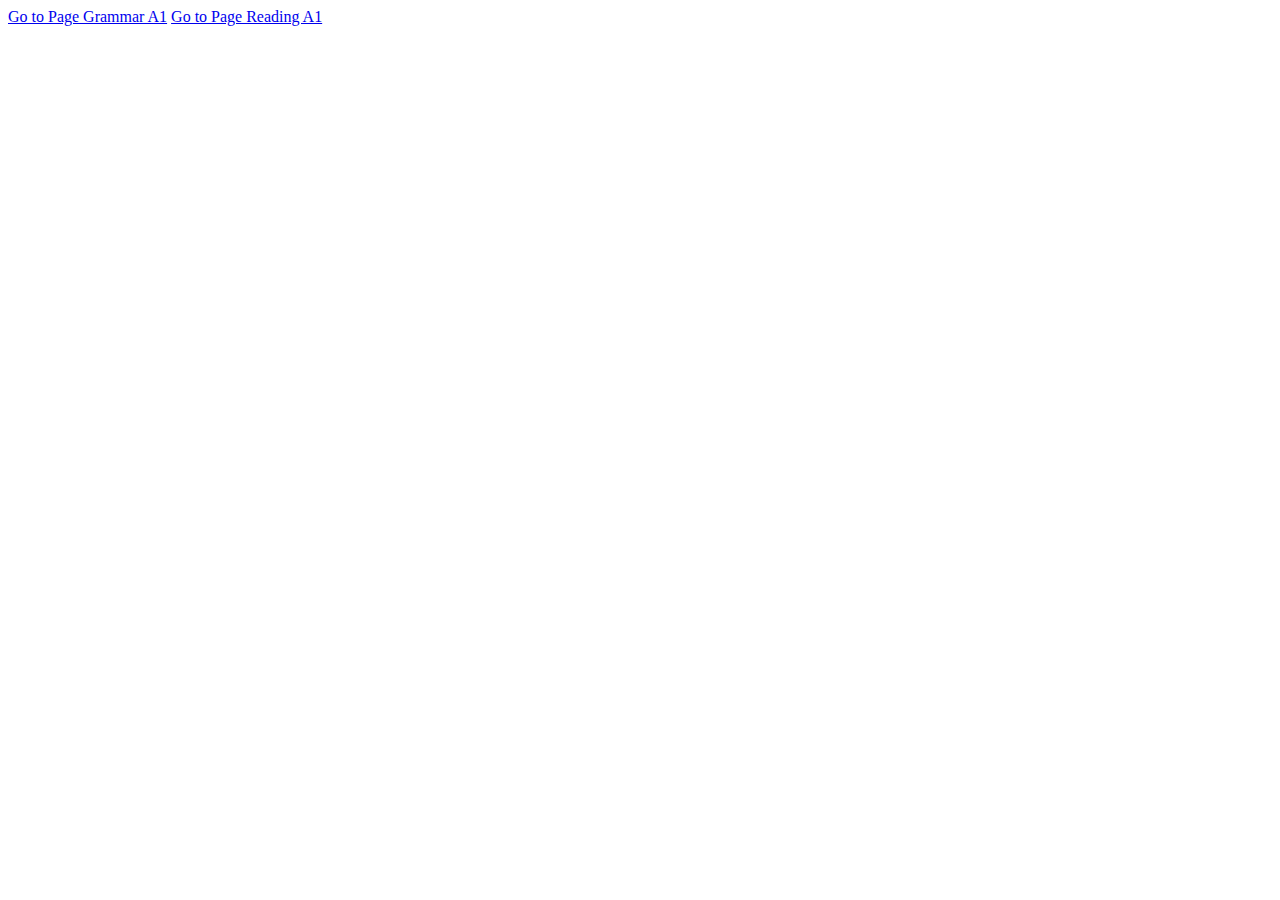
<file: index.html>
<!DOCTYPE html>
<html>
<head>
<title>Page Title</title>
</head>
<body>

  <a href="Grammar/Grammar A1/index.html">Go to Page Grammar A1</a>
 <a href="Reading/Reading A1/index.html">Go to Page Reading A1</a>
  

</body>
</html>
</file>
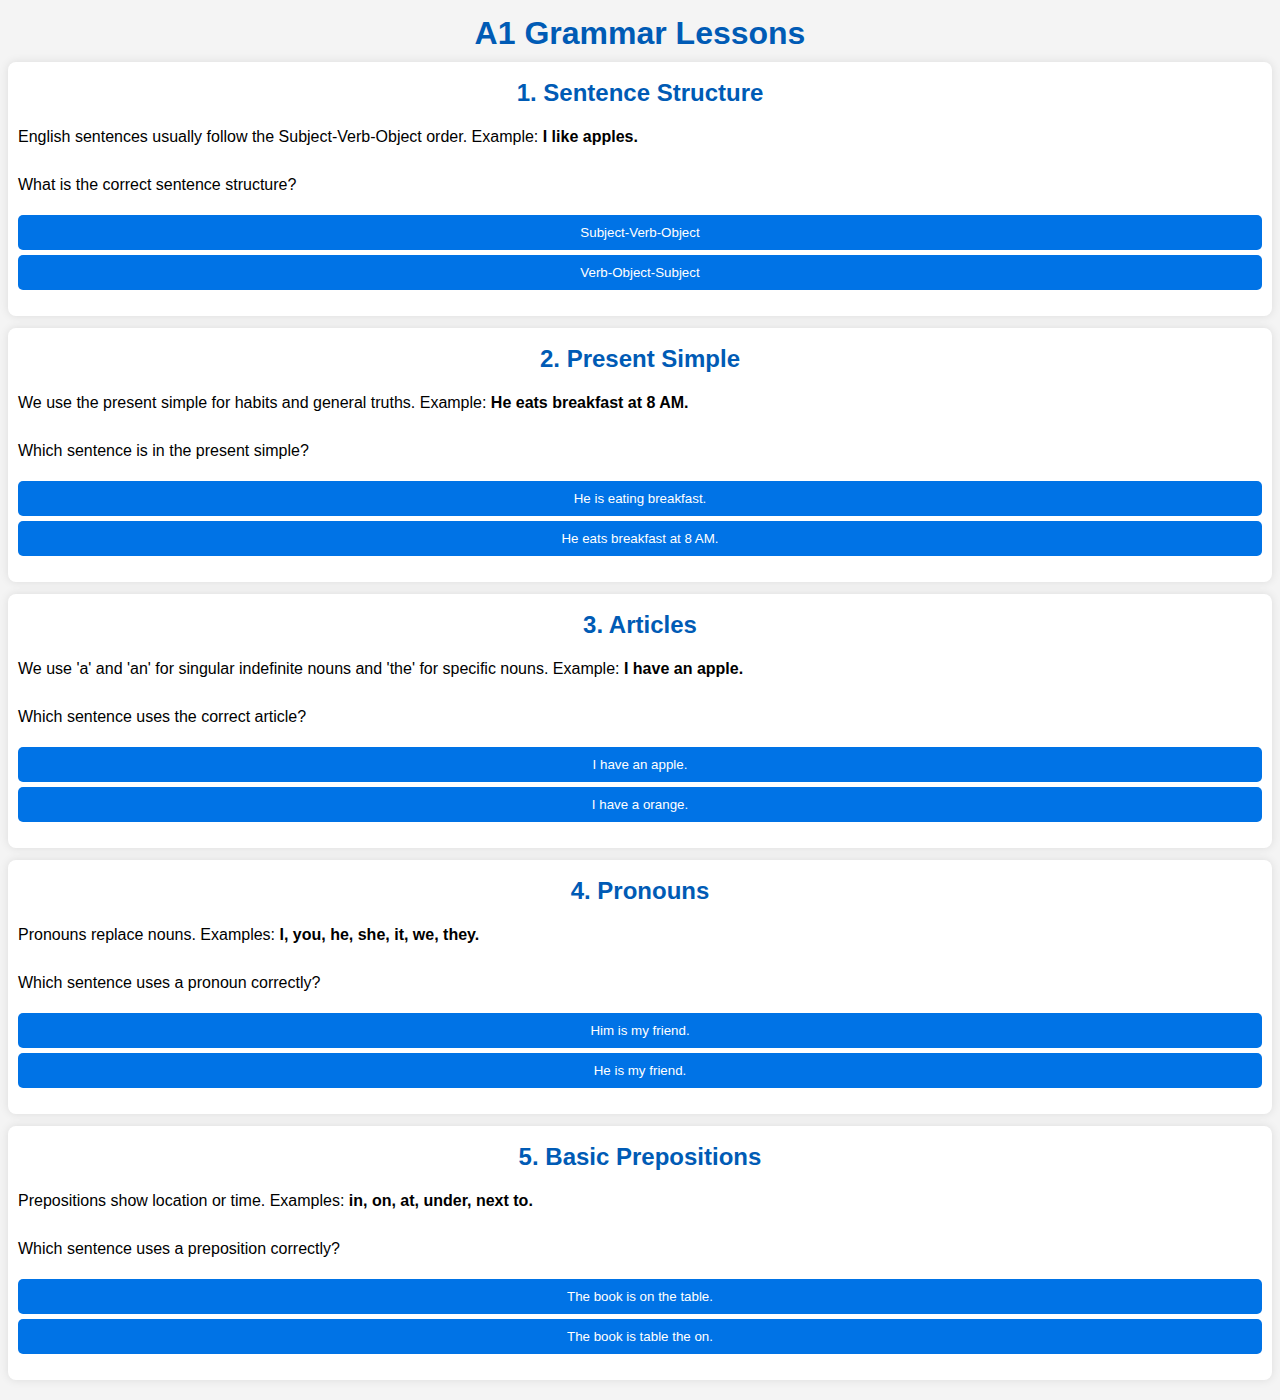
<file: Index.html>
<!DOCTYPE html>
<html lang="en">
<head>
    <meta charset="UTF-8">
    <meta name="viewport" content="width=device-width, initial-scale=1.0">
    <title>A1 Grammar Lessons</title>
    <link rel="stylesheet" href="style.css">
</head>
<body>
    <div class="container">
        <h1>A1 Grammar Lessons</h1>
        
        <div class="lesson">
            <h2>1. Sentence Structure</h2>
            <p>English sentences usually follow the Subject-Verb-Object order. Example: <strong>I like apples.</strong></p>
            <div class="quiz" data-answer="Subject-Verb-Object">
                <p>What is the correct sentence structure?</p>
                <button onclick="checkAnswer(this)">Subject-Verb-Object</button>
                <button onclick="checkAnswer(this)">Verb-Object-Subject</button>
                <p class="result"></p>
            </div>
        </div>

        <div class="lesson">
            <h2>2. Present Simple</h2>
            <p>We use the present simple for habits and general truths. Example: <strong>He eats breakfast at 8 AM.</strong></p>
            <div class="quiz" data-answer="He eats breakfast at 8 AM.">
                <p>Which sentence is in the present simple?</p>
                <button onclick="checkAnswer(this)">He is eating breakfast.</button>
                <button onclick="checkAnswer(this)">He eats breakfast at 8 AM.</button>
                <p class="result"></p>
            </div>
        </div>

        <div class="lesson">
            <h2>3. Articles</h2>
            <p>We use 'a' and 'an' for singular indefinite nouns and 'the' for specific nouns. Example: <strong>I have an apple.</strong></p>
            <div class="quiz" data-answer="I have an apple.">
                <p>Which sentence uses the correct article?</p>
                <button onclick="checkAnswer(this)">I have an apple.</button>
                <button onclick="checkAnswer(this)">I have a orange.</button>
                <p class="result"></p>
            </div>
        </div>

        <div class="lesson">
            <h2>4. Pronouns</h2>
            <p>Pronouns replace nouns. Examples: <strong>I, you, he, she, it, we, they.</strong></p>
            <div class="quiz" data-answer="He is my friend.">
                <p>Which sentence uses a pronoun correctly?</p>
                <button onclick="checkAnswer(this)">Him is my friend.</button>
                <button onclick="checkAnswer(this)">He is my friend.</button>
                <p class="result"></p>
            </div>
        </div>

        <div class="lesson">
            <h2>5. Basic Prepositions</h2>
            <p>Prepositions show location or time. Examples: <strong>in, on, at, under, next to.</strong></p>
            <div class="quiz" data-answer="The book is on the table.">
                <p>Which sentence uses a preposition correctly?</p>
                <button onclick="checkAnswer(this)">The book is on the table.</button>
                <button onclick="checkAnswer(this)">The book is table the on.</button>
                <p class="result"></p>
            </div>
        </div>
    </div>
    
    <script src="script.js">     </script>
</body>
</html>
</file>
<file: style.css>
body {
    font-family: Roboto, sans-serif;
    margin: 0;
    padding: 8px;
    background-color: #f4f4f4;
    display: flex;
    flex-direction: column;
    align-items: center;
}
.container {
    width: 100%;
    max-width: 1600px;
}
.lesson {
    background: white;
    padding: 10px;
    margin-bottom: 12px;
    border-radius: 8px;
    box-shadow: 0 0 10px rgba(0, 0, 0, 0.1);
    text-align: left;
}
h1, h2 {
    color: #005bb5;
    text-align: center;
    padding: 5px;
    margin-bottom: 5px;
    margin-top: 2px;
}
.quiz {
    margin: 30px 0px 10px 0px;
}
.quiz button {
    background: #0073e6;
    color: white;
    padding: 10px;
    border: none;
    cursor: pointer;
    width: 100%;
    margin-top: 5px;
    border-radius: 5px;
}
.quiz button:hover {
    color: black;
    background-color: lightskyblue;
}
</file>
